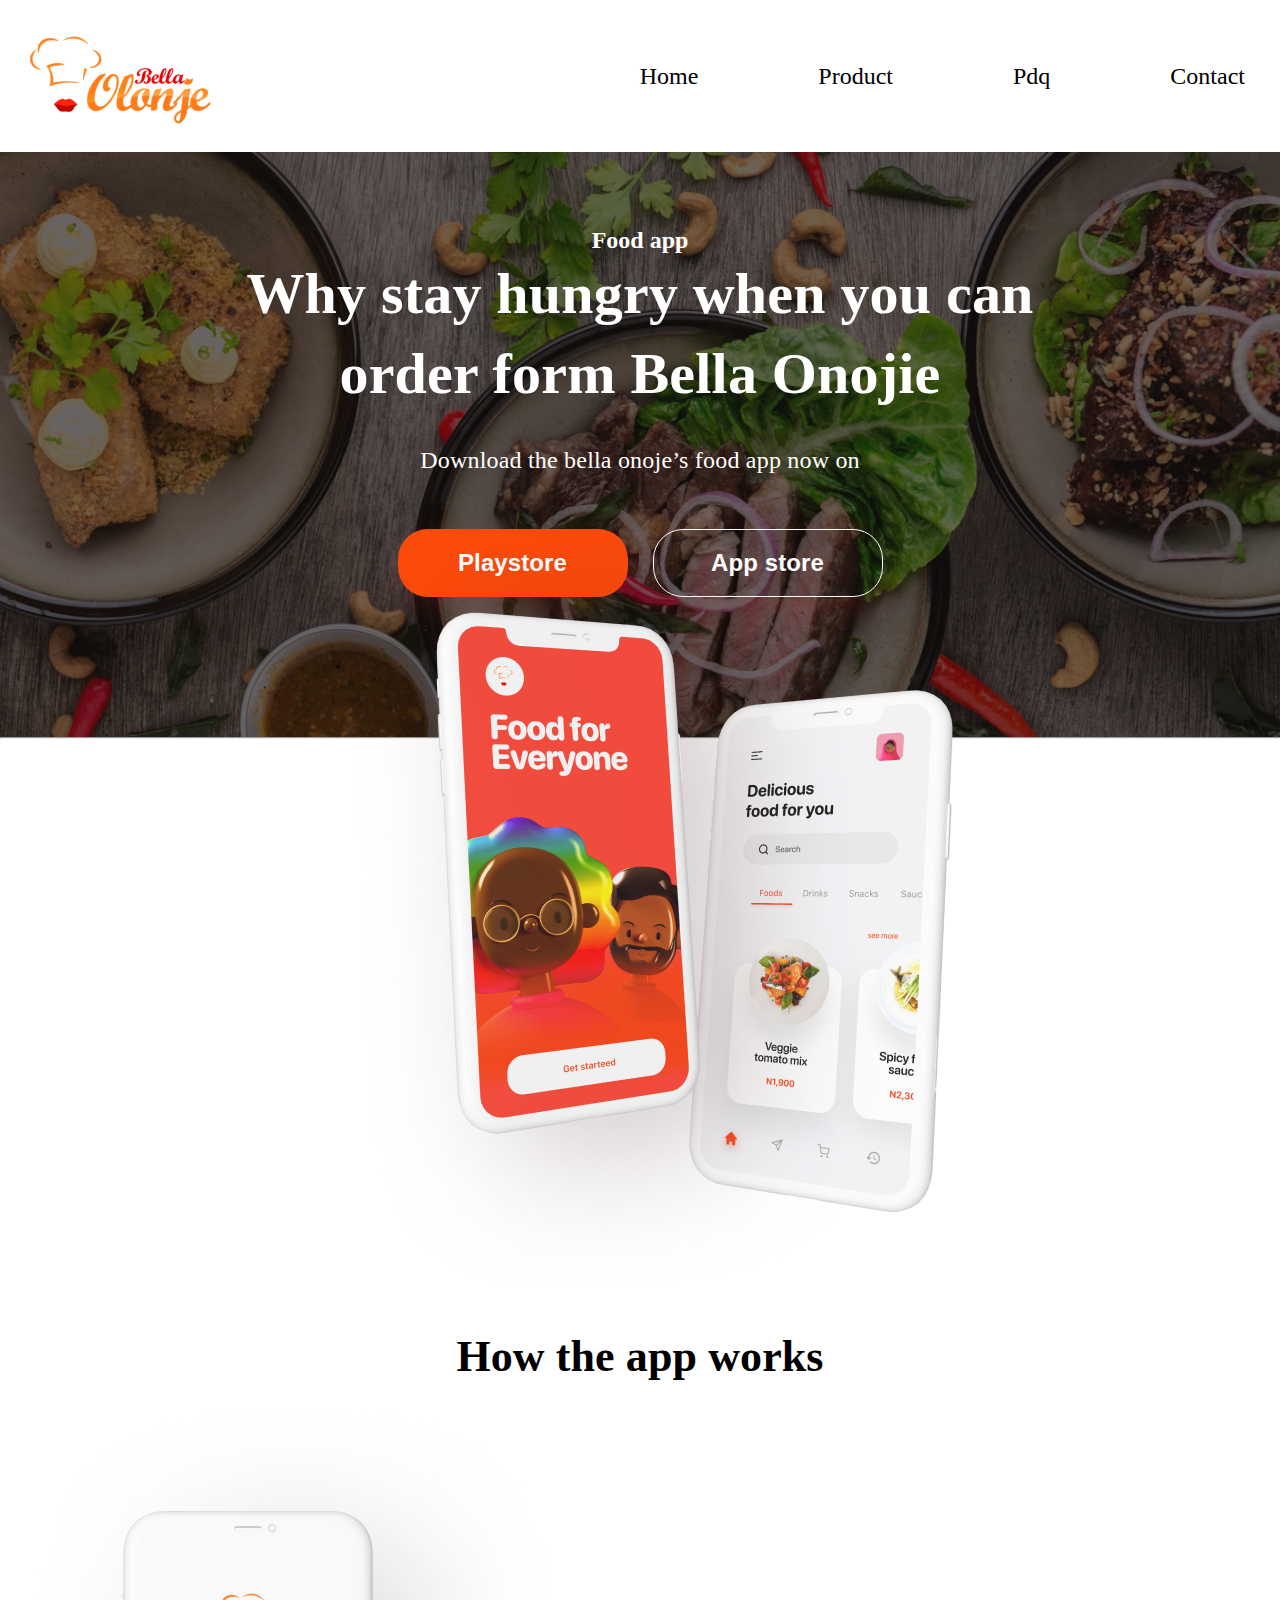
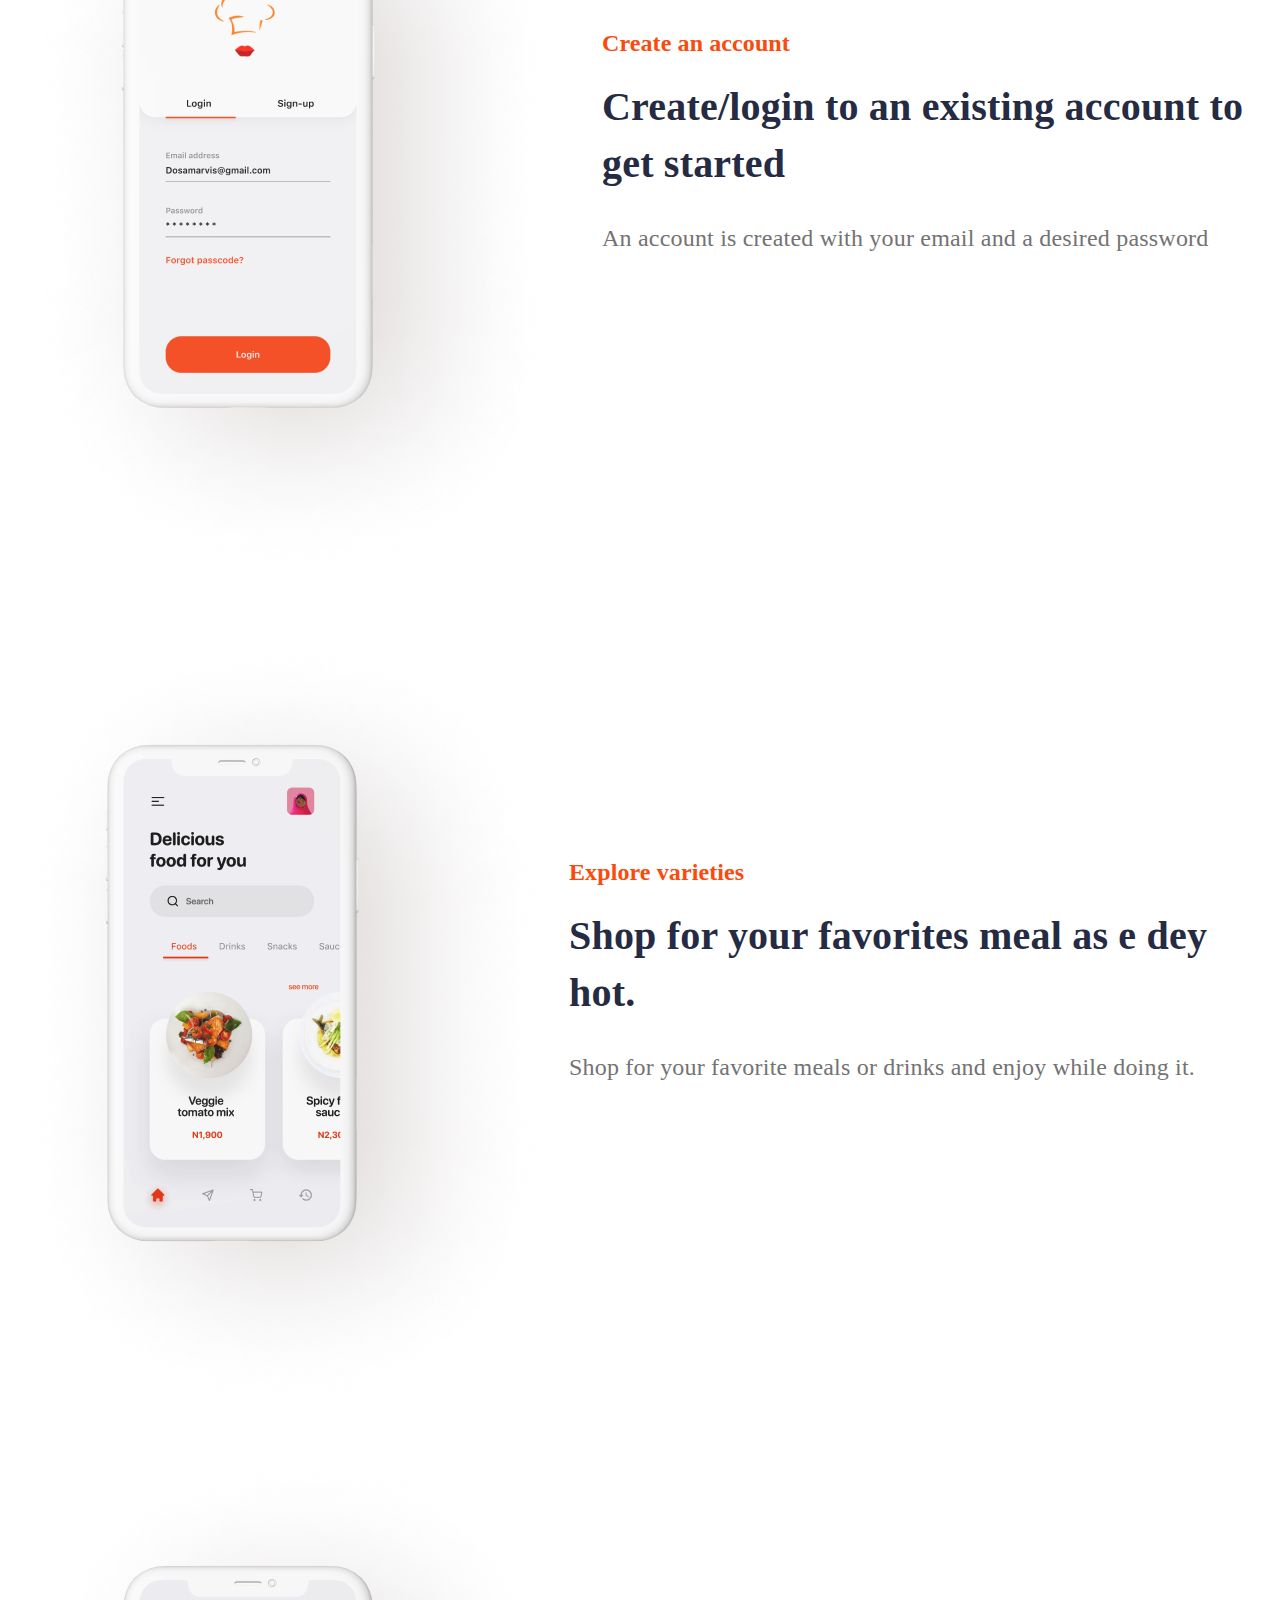
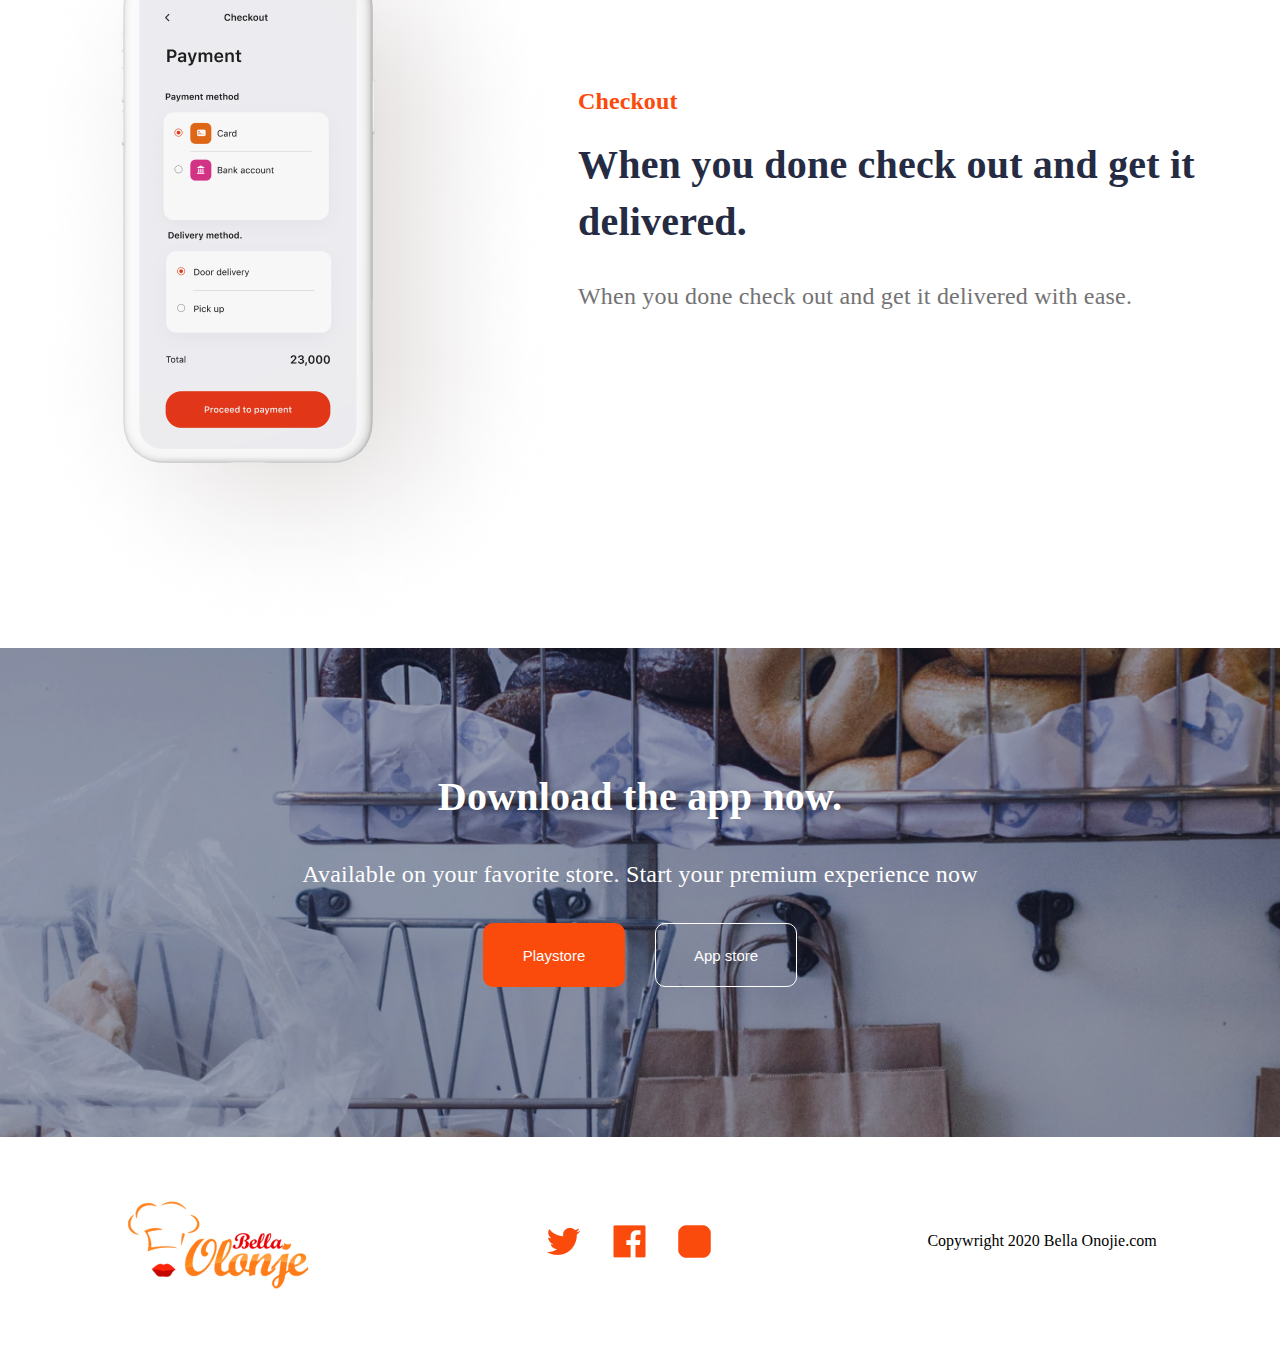
<file: foodDeliveryUI2/index.html>
<!DOCTYPE html>
<html lang="en">

<head>
    <meta charset="UTF-8">
    <meta http-equiv="X-UA-Compatible" content="IE=edge">
    <meta name="viewport" content="width=device-width, initial-scale=1.0">
    <title>Food Dilivery</title>
    <link rel="stylesheet" href="index.css">
</head>

<body>
    <header class="header">
        <img src="./image/Bella Olonje logo.png" alt="logo">
        <ul class="list">
            <li><a href="#">Home</a></li>
            <li><a href="#">Product</a></li>
            <li><a href="#">Pdq</a></li>
            <li><a href="#">Contact</a></li>
        </ul>
    </header>
    <!-- section1 -->
    <section class="herosection">
        <div class="uppersection">
            <h2>Food app</h2>
            <h1>Why stay hungry when
                you can order form Bella Onojie</h1>
            <p>Download the bella onoje’s food app now on</p>
            <div class="btnWrapper">
                <button>Playstore</button>
                <button style="background: transparent; border: 1px solid white;">App store</button>
            </div>
        </div>
        <div class="imgWrapper">
            <img src="./image/Group 53.png" alt="logo">
        </div>

    </section>
    <hr>
    <p class="homework">How the app works</p>
    <!-- section2 -->
    <section class="section2">
        <div class="imgWrap">
            <img src="./image/middle1.png" alt="logo">
        </div>
        <div class="textcontent">
            <h3>Create an account</h3>
            <h2>Create/login to an existing
                account to get started</h2>
            <p>An account is created with your email
                and a desired password</p>
        </div>
    </section>
    <!-- section3 -->
    <section class="section3">
        <div class="imgwrap">
            <img src="./image/middle2.png" alt="picture">
        </div>
        <div class="textcontent">
            <h3>Explore varieties</h3>
            <h2>Shop for your favorites
                meal as e dey hot.</h2>
            <p>Shop for your favorite meals or drinks
                and enjoy while doing it.</p>
        </div>
    </section>
    <!-- section4 -->
    <section class="section4">
        <div class="imgwrap">
            <img src="./image/middle3.png" alt="picture">
        </div>
        <div class="textcontent">
            <h3>Checkout</h3>
            <h2>When you done check out
                and get it delivered.</h2>
            <p>When you done check out and get it
                delivered with ease.</p>
        </div>
    </section>
    <!-- section5 --> 
     <section class="section5dwn">
        <h2>Download the app now.</h2>
        <h4>Available on your favorite store. Start your premium experience now</h4>
        <div class="btndownlod">
            <button>Playstore</button>
            <button style="background: transparent; border: 1px solid white;">App store</button>
        </div>
    </section>
    <!-- section6 -->
    <section class="footer">
        <img src="./image/Bella Olonje logo.png" alt="footeerlogo">
        <div class="footerImg">
            <img src="./image/Vector.png" alt="logo">
            <img src="./image/Vector (1).png" alt="logo">
            <img src="./image/Vector (2).png" alt="logo">
        </div>
        <p>Copywright 2020 Bella Onojie.com</p>
    </section>

</body>

</html>
</file>
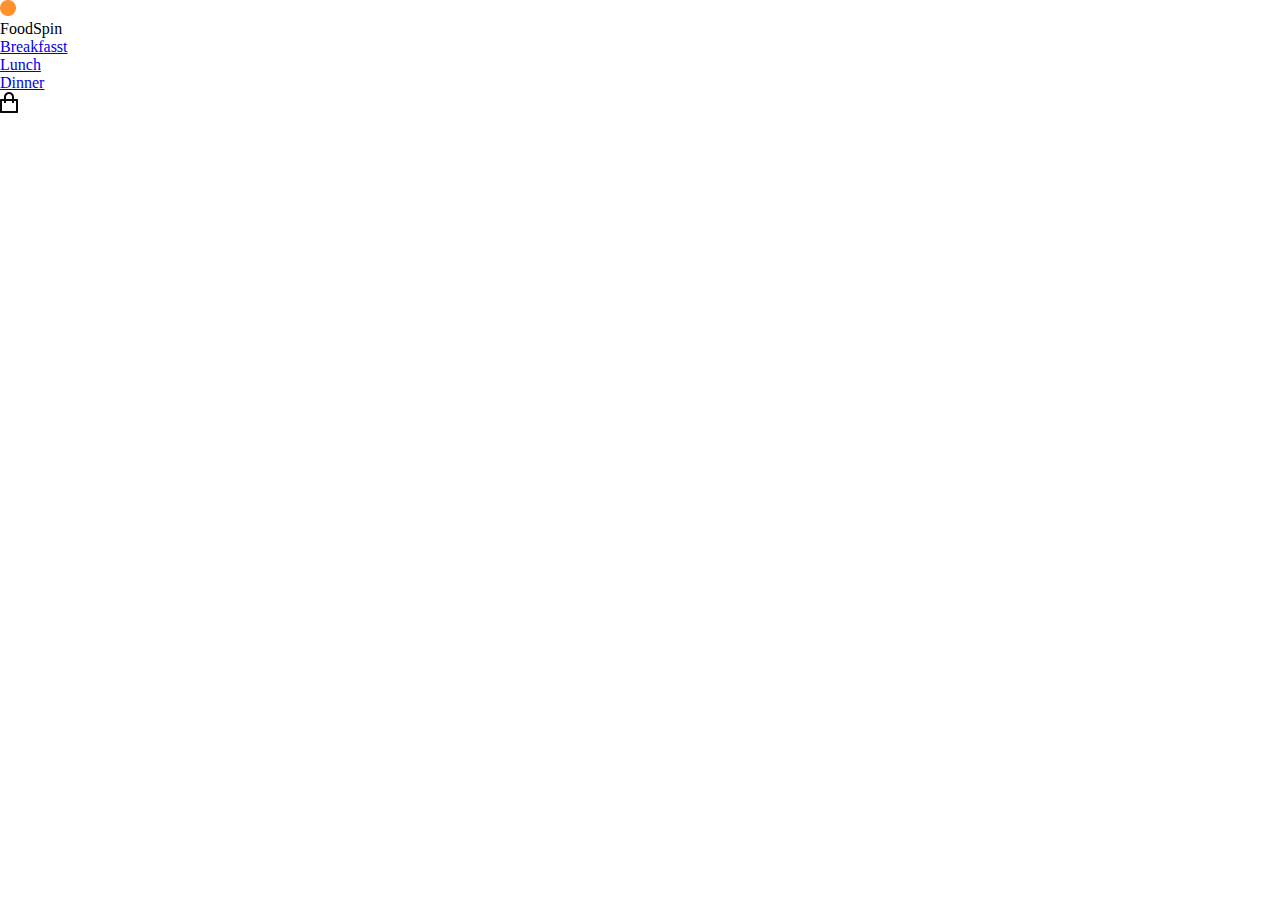
<file: foodSpinUI3/index.html>
<!DOCTYPE html>
<html lang="en">
<head>
    <meta charset="UTF-8">
    <meta http-equiv="X-UA-Compatible" content="IE=edge">
    <meta name="viewport" content="width=device-width, initial-scale=1.0">
    <title>FoodSpin interaction</title>
    <link rel="stylesheet" href="style.css">
</head>
<body>
    <header class="header">
        <img src="./image/footerimg.png" alt="logo" class="img1">
        <p>FoodSpin</p>
        <ul>
            <li><a href="#">Breakfasst</a></li>
            <li><a href="#">Lunch</a></li>
            <li><a href="#">Dinner</a></li>
        </ul>
        <img src="./image/Vector.png   " alt="vector" class="img2">
    </header>
    
</body>
</html>
</file>
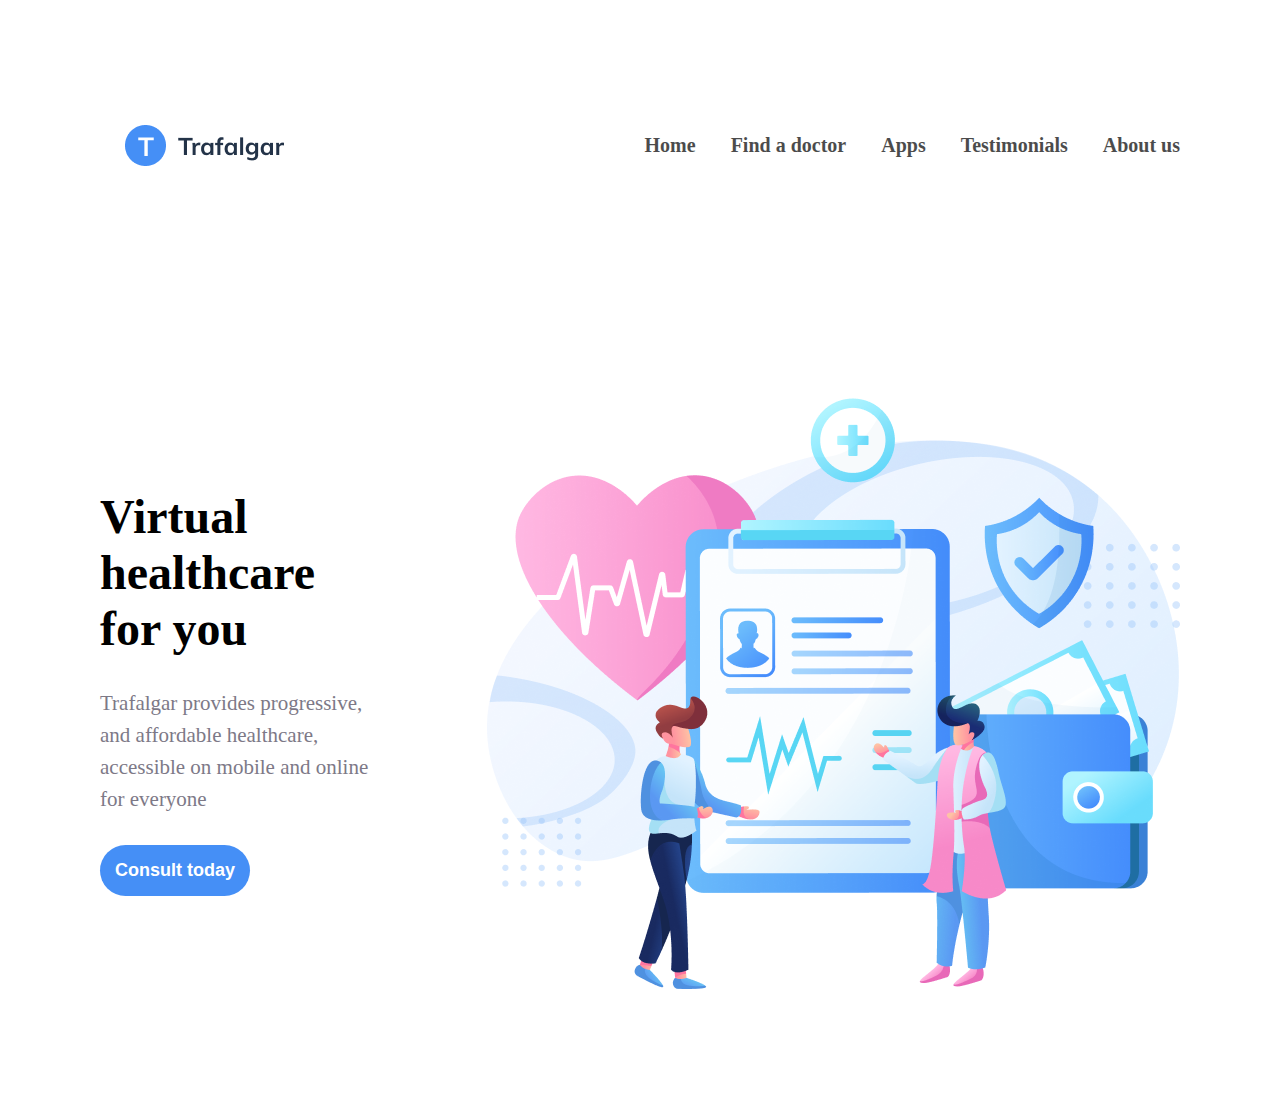
<file: TrafalgarUI4/index.html>
<!DOCTYPE html>
<html lang="en">

<head>
    <meta charset="UTF-8">
    <meta http-equiv="X-UA-Compatible" content="IE=edge">
    <meta name="viewport" content="width=device-width, initial-scale=1.0">
    <title>Trafalgar landing4</title>
    <link rel="stylesheet" href="style.css">
</head>

<body>
    <header class="head">
        <div class="upperwrap">
            <img src="./image/logo.png " alt="logo">
            <ul class="list">
                <li><a href="#">Home</a></li About>
                <li><a href="#">Find a doctor</a></li>
                <li><a href="#">Apps</a></li>
                <li><a href="#">Testimonials</a></li>
                <li><a href="#">About us</a></li>
            </ul>
        </div>
    </header>

        <section>
        <div class="herowrapper">
            <div class="left">
                <h2>Virtual healthcare
                    for you</h2>
                <p>Trafalgar provides progressive, and affordable
                    healthcare, accessible on mobile and online
                    for everyone</p>

                <div class="btnwrap">
                    <button>Consult today</button>
                </div>
            </div>
            <div class="right">
                <img src="./image/trafalgar-header.png" alt="loading">
            </div>
        </div>
    </section>

   
    <!-- section1 -->
    <!-- <div class="middlesection">
        <div class="upService">
            <h2>Our services</h2>
            <p>We provide to you the best choiches for you. Adjust it to your health needs and make sure your undergo treatment with our highly qualified doctors you can consult with us which type of service is suitable for your health</p>
        </div>
        <div class="downService">
            <div class="first">
                <img src="./image/Frame1.png" alt="logo">
                <h3>Search doctor</h3>
                <p>Choose your doctor from thousands of specialist, general, and trusted hospitals</p>
            </div>
            <div class="second">
                <img src="./image/Frame2.png" alt="logo">
                <h3>Online pharmacy</h3>
                <p>Buy  your medicines with our mobile application with a simple delivery system</p>
            </div>
            <div class="thired">
                <img src="./image/Frame3.png" alt="logo">
                <h3>Consultation</h3>
                <p>Free consultation with our trusted doctors and get the best recomendations</p>
            </div>
            <div class="fourth">
                <img src="./image/Frame4.png" alt="logo">
                <h3>Details info</h3>
                <p>Free consultation with our trusted doctors and get the best recomendations</p>
            </div>
            <div class="five">
                <img src="./image/Frame5.png" alt="logo">
                <h3>Emergency care</h3>
                <p>You can get 24/7 urgent care for yourself or your children and your
                    lovely family</p>
            </div>
            <div class="six">
                <img src="./image/Frame6.png" alt="logo">
                <h3>Tracking</h3>
                <p>Track and save your medical history and health data </p>
            </div>
        </div>
        <p class="btnLearn"><button>Learn more</button></p>
    </div> -->

</body>

</html>
</file>
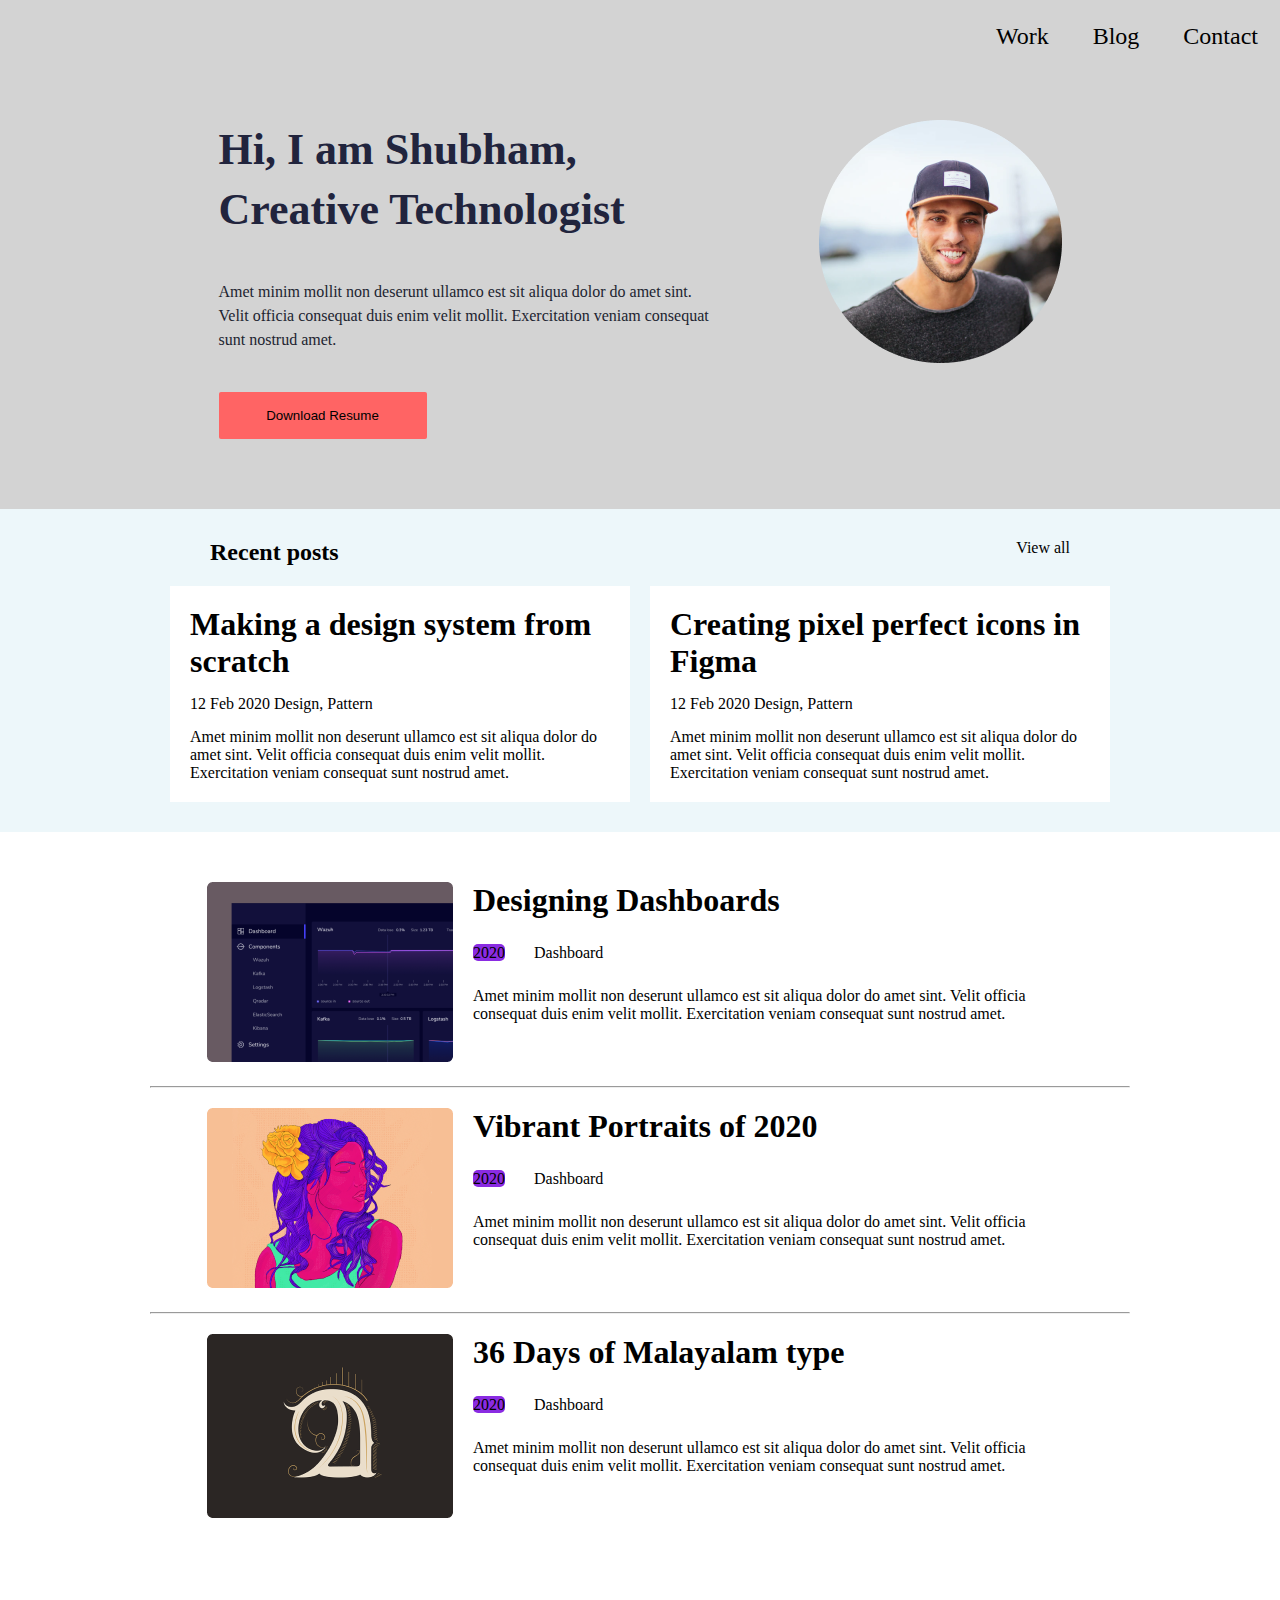
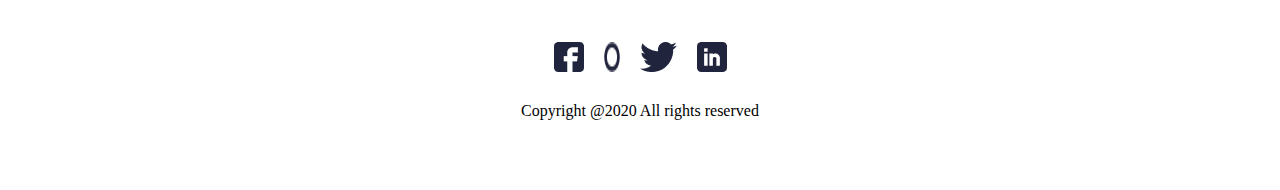
<file: portfolioUI/figma.html>
<!DOCTYPE html>
<html lang="en">

<head>
    <meta charset="UTF-8">
    <meta http-equiv="X-UA-Compatible" content="IE=edge">
    <meta name="viewport" content="width=device-width, initial-scale=1.0">
    <title>Document</title>
    <link rel="stylesheet" href="figma.css">
</head>

<body>
    <header class="header">
        <ul class="list">
            <li><a href="#">Work</a></li>
            <li><a href="#">Blog</a></li>
            <li><a href="#">Contact</a></li>
        </ul>
    </header>
   
    <section class="heroSection">
        <div class="textWrapper">
            <h1>Hi, I am Shubham,
                Creative Technologist</h1>
            <p>Amet minim mollit non deserunt ullamco est sit aliqua dolor do amet sint. Velit officia consequat duis
                enim velit mollit. Exercitation veniam consequat sunt nostrud amet.</p>
            <button>Download Resume</button>
        </div>
        <div class="imageWrapper">
            <img src="./Image/Ellipse 1.png" alt="loading">
        </div>
    </section>
    <!-- section2 -->
    <section class="section2">
        <div class="recentPosttitle">
            <h2>Recent posts</h2>
            <p>View all</p>
        </div>
        <div class="cardwapper">
            <div class="card">
                <h1>Making a design system from scratch</h1>
                <p>12 Feb 2020 Design, Pattern</p>
                <p>Amet minim mollit non deserunt ullamco est sit aliqua dolor do amet sint. Velit officia consequat
                    duis enim velit mollit. Exercitation veniam consequat sunt nostrud amet.</p>
            </div>
            <div class="card">
                <h1>Creating pixel perfect icons in Figma</h1>
                <p>12 Feb 2020 Design, Pattern</p>
                <p>Amet minim mollit non deserunt ullamco est sit aliqua dolor do amet sint. Velit officia consequat
                    duis enim velit mollit. Exercitation veniam consequat sunt nostrud amet.</p>
            </div>
        </div>
    </section>
    <!-- section3 -->
    
    <section class="section3">
        
        <div class="wrapper">
            <div class="imagewrapper">
                <img src="./Image/Rectangle1.png" alt="">
            </div>
            <div class="thirdSectionTextWrapper">
                <h1>Designing Dashboards</h1>
                <div>
                    <span style="margin-right: 25px; background-color:blueviolet; border-radius: 5px;">2020</span>
                    <span>Dashboard</span>
                </div>
                <p>Amet minim mollit non deserunt ullamco est sit aliqua dolor do amet sint. Velit officia consequat duis enim velit mollit. Exercitation veniam consequat sunt nostrud amet.</p>
            </div>
        </div>
        <hr>
        <div class="wrapper">
            <div class="imagewrapper">
                <img src="./Image/Rectangle2.png" alt="">
            </div>
            <div class="thirdSectionTextWrapper">
                <h1>Vibrant Portraits of 2020</h1>
                <div>
                    <span style="margin-right: 25px; background-color: blueviolet;border-radius: 5px;">2020</span>
                    <span>Dashboard</span>
                </div>
                <p>Amet minim mollit non deserunt ullamco est sit aliqua dolor do amet sint. Velit officia consequat duis enim velit mollit. Exercitation veniam consequat sunt nostrud amet.</p>
            </div>
        </div>
        <hr>
        <div class="wrapper">
            <div class="imagewrapper">
                <img src="./Image/Rectangle 3.png" alt="">
            </div>
            <div class="thirdSectionTextWrapper">
                <h1>36 Days of Malayalam type</h1>
                <div>
                    <span style="margin-right: 25px; background-color: blueviolet; border-radius: 5px;">2020</span>
                    <span>Dashboard</span>
                </div>
                <p>Amet minim mollit non deserunt ullamco est sit aliqua dolor do amet sint. Velit officia consequat duis enim velit mollit. Exercitation veniam consequat sunt nostrud amet.</p>
            </div>
        </div>
    </section>
   
    <!-- secttion4 -->
    <section class="footer">
        <div class="social">
          <img src="./Image/fb.png" alt="fb-icon">
          <img src="./Image/Vector (1).png" alt="ins-icon">
          <img src="./Image/Vector.png" alt="icon">
          <img src="./Image/Linkedin.png" alt="icon">
        </div>
       
        <p>Copyright @2020 All rights reserved</p>
    </section>

</body>

</html>
</file>
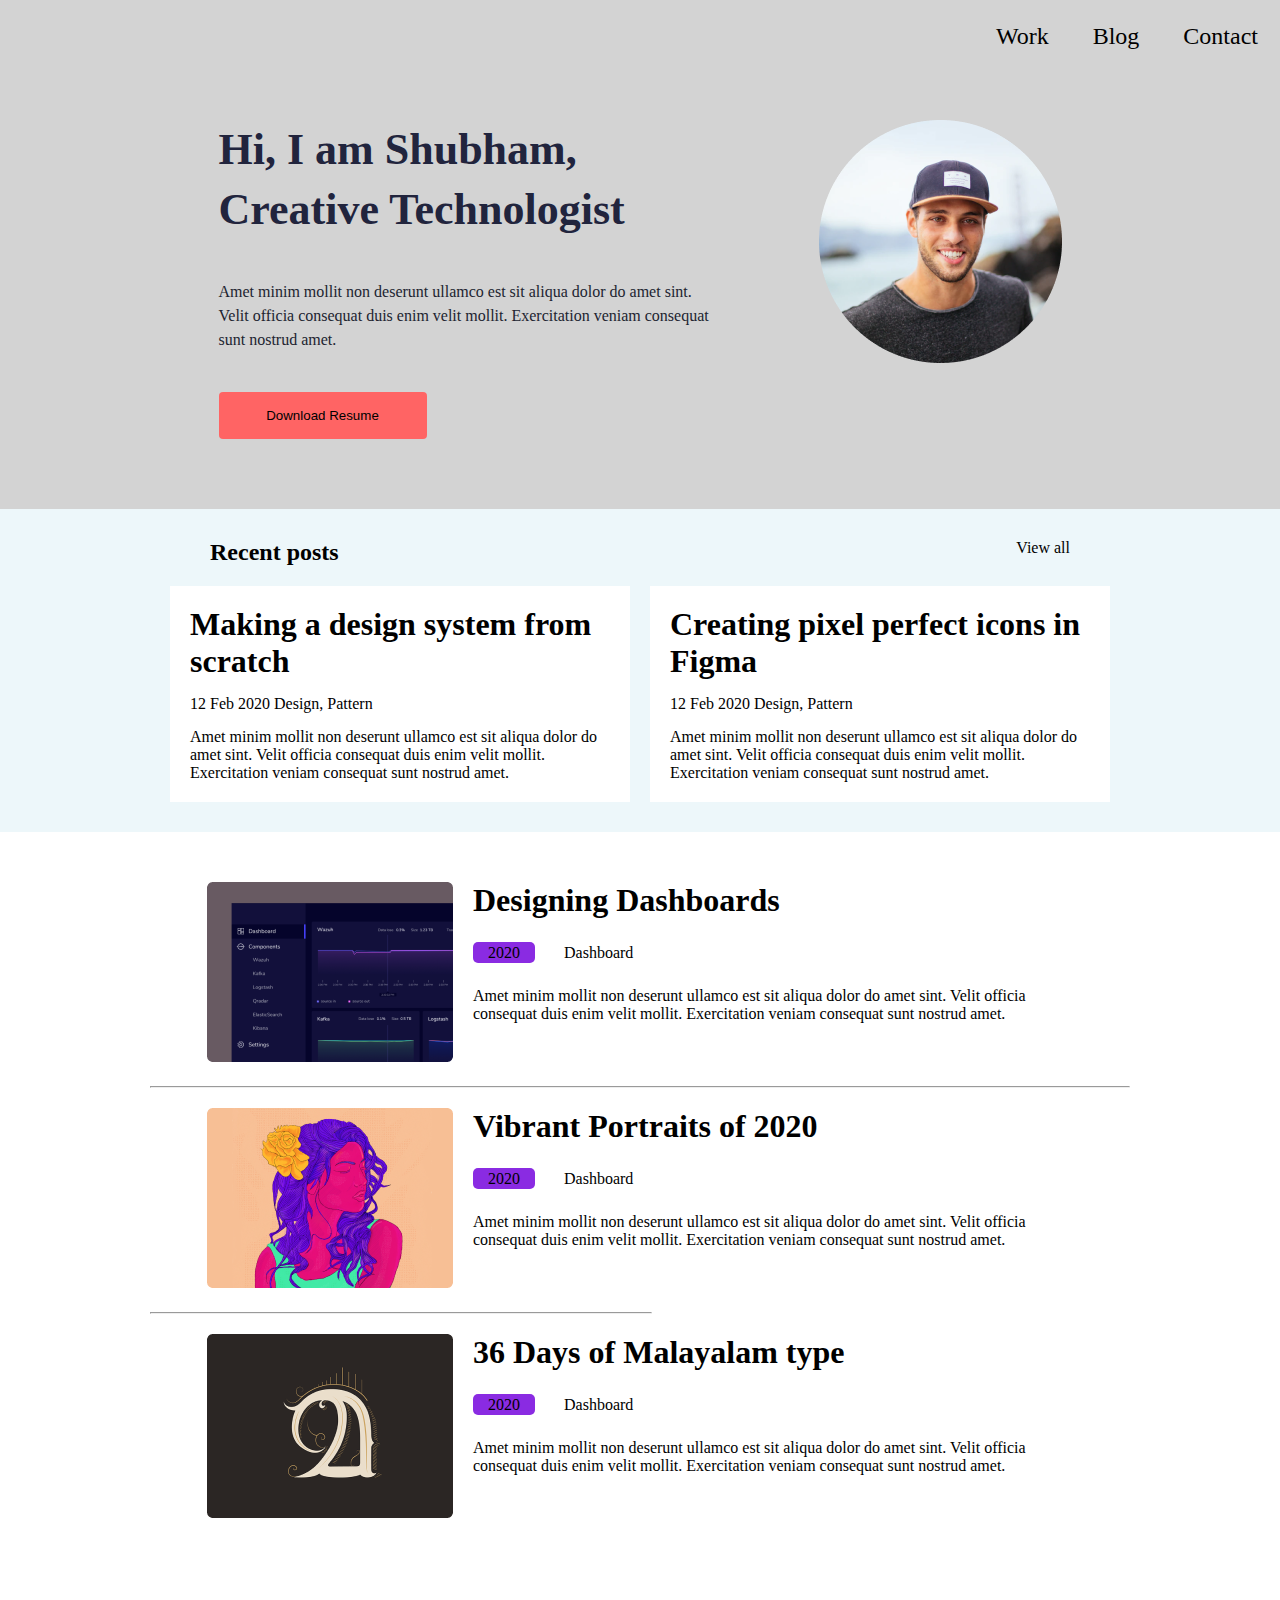
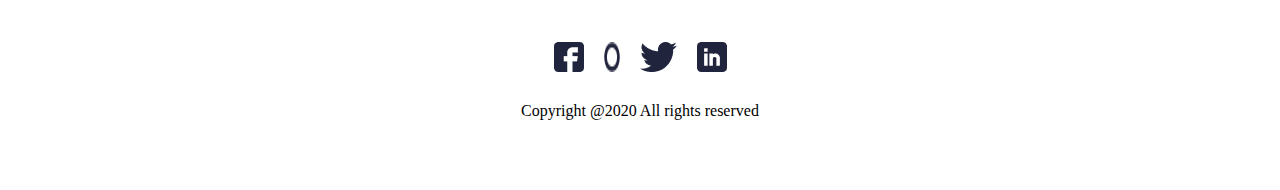
<file: portfolioUI1/figma.html>
<!DOCTYPE html>
<html lang="en">

<head>
    <meta charset="UTF-8">
    <meta http-equiv="X-UA-Compatible" content="IE=edge">
    <meta name="viewport" content="width=device-width, initial-scale=1.0">
    <title>Document</title>
    <link rel="stylesheet" href="figma.css">
</head>

<body>
    <header class="header">
        <ul class="list">
            <li><a href="#">Work</a></li>
            <li><a href="#">Blog</a></li>
            <li><a href="#">Contact</a></li>
        </ul>
    </header>
   
    <section class="heroSection">
        <div class="textWrapper">
            <h1>Hi, I am Shubham,
                Creative Technologist</h1>
            <p>Amet minim mollit non deserunt ullamco est sit aliqua dolor do amet sint. Velit officia consequat duis
                enim velit mollit. Exercitation veniam consequat sunt nostrud amet.</p>
            <button>Download Resume</button>
        </div>
        <div class="imageWrapper">
            <img src="./Image/Ellipse 1.png" alt="loading">
        </div>
    </section>
    <!-- section2 -->
    <section class="section2">
        <div class="recentPosttitle">
            <h2>Recent posts</h2>
            <p>View all</p>
        </div>
        <div class="cardwapper">
            <div class="card">
                <h1>Making a design system from scratch</h1>
                <p>12 Feb 2020 Design, Pattern</p>
                <p>Amet minim mollit non deserunt ullamco est sit aliqua dolor do amet sint. Velit officia consequat
                    duis enim velit mollit. Exercitation veniam consequat sunt nostrud amet.</p>
            </div>
            <div class="card">
                <h1>Creating pixel perfect icons in Figma</h1>
                <p>12 Feb 2020 Design, Pattern</p>
                <p>Amet minim mollit non deserunt ullamco est sit aliqua dolor do amet sint. Velit officia consequat
                    duis enim velit mollit. Exercitation veniam consequat sunt nostrud amet.</p>
            </div>
        </div>
    </section>
    <!-- section3 -->
    
    <section class="section3">
        
        <div class="wrapper">
            <div class="imagewrapper">
                <img src="./Image/Rectangle1.png" alt="">
            </div>
            <div class="thirdSectionTextWrapper">
                <h1>Designing Dashboards</h1>
                <div>
                    <span style=" margin-right: 25px;background-color:blueviolet; border-radius: 5px; padding:2px 15px;">2020</span>
                    <span>Dashboard</span>
                </div>
                <p>Amet minim mollit non deserunt ullamco est sit aliqua dolor do amet sint. Velit officia consequat duis enim velit mollit. Exercitation veniam consequat sunt nostrud amet.</p>
            </div>
        </div>
        <hr>
        <div class="wrapper">
            <div class="imagewrapper">
                <img src="./Image/Rectangle2.png" alt="">
            </div>
            <div class="thirdSectionTextWrapper">
                <h1>Vibrant Portraits of 2020</h1>
                <div>
                    <span style="margin-right: 25px; background-color: blueviolet;border-radius: 5px; padding: 2px 15px;">2020</span>
                    <span>Dashboard</span>
                </div>
                <p>Amet minim mollit non deserunt ullamco est sit aliqua dolor do amet sint. Velit officia consequat duis enim velit mollit. Exercitation veniam consequat sunt nostrud amet.</p>
            </div>
        </div>
        <hr style="color: brown; width: 500px;">
        <div class="wrapper">
            <div class="imagewrapper">
                <img src="./Image/Rectangle 3.png" alt="">
            </div>
            <div class="thirdSectionTextWrapper">
                <h1>36 Days of Malayalam type</h1>
                <div>
                    <span style="margin-right: 25px; background-color: blueviolet; border-radius: 5px; padding: 2px 15px;">2020</span>
                    <span>Dashboard</span>
                </div>
                <p>Amet minim mollit non deserunt ullamco est sit aliqua dolor do amet sint. Velit officia consequat duis enim velit mollit. Exercitation veniam consequat sunt nostrud amet.</p>
            </div>
        </div>
    </section>
   
    <!-- secttion4 -->
    <section class="footer">
        <div class="social">
          <img src="./Image/fb.png" alt="fb-icon">
          <img src="./Image/Vector (1).png" alt="ins-icon">
          <img src="./Image/Vector.png" alt="icon">
          <img src="./Image/Linkedin.png" alt="icon">
        </div>
       
        <p>Copyright @2020 All rights reserved</p>
    </section>

</body>

</html>
</file>
<file: foodDeliveryUI2/index.css>
*{
    padding: 0;
    margin: 0;
}
.header{
    display: flex;
    justify-content: space-between;
}
.header img{
    display: block;
    margin: 25px;
}
.list{
    display: flex;
    justify-content: space-between;
    align-items: center;
    column-gap: 50px;
    list-style: none;
}
.list a{
    text-decoration: none;
    font-size: 24px;
    color: #000;
    display: block;
    padding: 35px;
    
}
.list a:hover{
    color: red;
}

.herosection{
    background-image: url(./image/Rectangle\ 48.png);
    background-repeat: no-repeat;
    background-size: cover;
    display: flex;
    flex-direction: column;
    align-items: center;
    color: white;
    position: relative;
    padding: 75px 50px 140px;

}
.uppersection{
    display: flex;
    flex-direction: column;
    align-items: center;

}
.uppersection h1{
   max-width: 925px;
font-weight: 700;
font-size: 58px;
line-height: 80px;

text-align: center;
letter-spacing: 0.2px;

}
.uppersection p{
    font-weight: 500;
font-size: 24px;
line-height: 38px;
padding: 27px 0 50px;
letter-spacing: 0.2px;

}
.uppersection button{
    width: 230px;
    height: 68px;
    background: #FA4A0C;
    box-shadow: 0px 10px 30px rgba(183, 50, 39, 0.2);
    border-radius: 30px;
    font-weight: 700;
font-size: 24px;
line-height: 36px;
letter-spacing: 0.1px;
border: none;
cursor: pointer;
color: white;
}
.btnWrapper{
    display: flex;
    justify-content: center;
    column-gap: 25px;
    
}
.herosection .imgWrapper{
    position: absolute;
  top: 300px;

}
.homework{
   
    margin-top: 600px;
text-align: center;
    font-family: 'Poppins';
    font-style: normal;
    font-weight: 600;
    font-size: 44px;
    line-height: 36px;
    
    letter-spacing: 0.1px;
    
}
.section2{
  display: flex;
  justify-content: center;
}
.textcontent{
    margin-top: 250px;
}
.textcontent h3{
font-weight: 700;
font-size: 24px;
line-height: 36px;
letter-spacing: 0.1px;
color: #FA4A0C;
}
.textcontent h2{
    font-weight: 700;
font-size: 40px;
line-height: 57px;
letter-spacing: 0.2px;
color: #252B42;
margin-top: 17px;
}
.textcontent p{
    font-weight: 500;
font-size: 24px;
line-height: 38px;
letter-spacing: 0.2px;
color: #737373;
margin-top: 27px;
}
.section3{
    display: flex;
    justify-content: center;
    
}
.section4{
    display: flex;
    justify-content: center;
    
}
/* section5 */
.section5dwn{
    background-image: url(./image/Rectanglebotm.png);
    background-repeat: no-repeat;
    background-size: cover;
    display: flex;
    flex-direction: column;
    align-items: center;
    row-gap: 30px;
    position: relative;
    padding: 120px 200px 150px;
    color: white;
}
.section5dwn h2{
    font-family: 'Montserrat';
font-style: normal;
font-weight: 700;
font-size: 40px;
line-height: 57px;
text-align: center;
letter-spacing: 0.2px;
color: #FFFFFF;

}
.section5dwn h4{
    font-style: normal;
font-weight: 500;
font-size: 24px;
line-height: 38px;
text-align: center;
letter-spacing: 0.2px;

color: #FFFFFF;
}
.section5dwn button{
    padding: 18px 31px;
gap: 10px;
width: 142px;
height: 64px;
background: #FA4A0C;
border-radius: 10px;
border: none;
cursor: pointer;
color: white;
font-size: 15px;

}
.btndownlod{
    display: flex;
    justify-content: center;
    column-gap: 30px;
    
}
/* footer */
.footer{
    padding: 53px 115px;
    display: flex;
    align-items: center;
    column-gap: 200px;
    justify-content: space-around;
}
.footer .footerImg{
    display: flex;
    align-items: center;
    column-gap: 32px;
    cursor: pointer;
}
.footerImg img:hover{
   color: #FA4A0C;
}
</file>
<file: foodSpinUI3/style.css>
*{
    padding: 0;
    margin: 0;
}
</file>
<file: TrafalgarUI4/style.css>
*{
    padding: 0;
    margin: 0;
}
.upperwrap{
    display: flex;
    justify-content: space-between;
    padding: 100px;
}
.upperwrap img{
    display: block;
    margin: 25px;
}
.list{
    display: flex;
    justify-content: space-between;
    align-items: center;
    column-gap: 35px;
    list-style-type: none; 
}
.list a{
    text-decoration: none;
    display: block;
    font-size: 20px;
    font-weight: bold;
    color: black;
    opacity: 0.7;
}
.list a:active{
    color: black;
}
.herowrapper{
    display: flex;
    padding: 100px;
    column-gap: 100px;
    justify-content: space-between;
    align-items: center;
    
}
.left{
    display: flex;
    flex-direction: column;
    row-gap: 30px;
    max-width: 400px;

}
.left h2{
    font-weight: 700;
font-size: 48px;
line-height: 56px;
color: #000000
}
.left p{
font-weight: 300;
font-size: 21px;
line-height: 32px;
color: #7D7987;
}
.btnwrap button{
    border-radius: 55px;
    padding: 15px;
  cursor: pointer; 
background: #458FF6;
font-weight: 700;
font-size: 18px;
color: #FFFFFF;
border: none;
   
}
</file>
<file: portfolioUI/figma.css>
*{
    margin: 0;
    padding: 0;
}
header{
    background-color:lightgray;

}
.list{
    display: flex;
    justify-content: flex-end;
    list-style: none;
    padding-top: 23px;
}
.list a{
    padding: 0 22px;
    text-decoration: none;
    font-size: x-large;
    color: black;

}
.list a:hover{
    color: red;
}
.heroSection{
    padding: 70px 130px;
    display: flex;
    justify-content: center;
    column-gap: 100px;
    background-color: lightgray;
}
.textWrapper{
    max-width: 500px;
    display: flex;
    flex-direction: column;
    row-gap: 40px;
}
.textWrapper h1{
    font-style: normal;
font-weight: 700;
font-size: 44px;
line-height: 60px;
color: #21243d;
}
.textWrapper p{
    font-style: normal;
    font-weight: 400;
    font-size: 16px;
    line-height: 24px;
    color: #212430;
}
.textWrapper button{
    width: 208px;
    height: 47px;
    background-color: #ff6464;
    border-radius: 2px;
    border: none;
    cursor: pointer;
   transition: background-color 500ms linear;
}
.textWrapper button:hover{
    background-color:orange;
}
@media screen and(max-width:1040px){
    .heroSection{
        padding: 70px;
        column-gap: 50px;
    }
    .textWrapper{
        row-gap: 20px;
    }
}
@media screen and (max-width:768px){
    .heroSection{
        flex-direction: column-reverse;
        row-gap: 30px;
        align-items: center;
    }
}
/* secttion2 */
.section2{
    background: #EDF7FA;
    padding: 30px 130px;
}
.section2 .recentPosttitle{
    max-width: 860px;
    margin: 0 auto;
    display: flex;
    justify-content: space-between;
    margin-bottom: 20px;
}
.section2 .recentPosttitle p:hover{
    text-decoration: underline;
    text-underline-offset: 5px;
    cursor: pointer;
    font-weight: 600;
}
.cardwapper{
    display: flex;
    justify-content:center ;
    gap: 20px; 

}
.cardwapper .card{
    background-color: white;
    width: 420px;
    padding: 20px;
    display: flex;
    flex-direction: column;
    row-gap: 15px;
}
@media screen and (max-width:1040px){
    .section2{
        padding: 30px 75px;
    }
    .cardwapper{
        flex-direction: column;
        align-items: center;
    }
}
@media screen and (max-width:600px){
    .section2{
        padding: 30px 25px;
    }
    .cardwapper .card{
        width: 320px;
    }
    .card h1{
        text-align: center;
    }

}
/* section3 */
.section3{
    display: flex;
    flex-direction: column;
    justify-content: center;
    gap: 20px 45px;
    padding: 50px 150px;
}
.section3 .wrapper{
    display: flex;
    column-gap: 20px;
    justify-content: center;
}
.thirdSectionTextWrapper{
    max-width: 600px;
    display: flex;
    flex-direction: column;
    row-gap: 25px;
}
.thirdSectionTextWrapper p{
    text-align: left;
}
@media screen and (max-width:1040px){
.section3{
    padding: 50px;
}
}
@media screen and (max-widht:600px){
    .section3{
        padding: 50px 25px;
        flex-direction: row;
        overflow-x: auto;
        justify-content: flex-start;
    }
    .wrapper{
        flex-direction: column;
    }
}
/* section4 */
.footer{
    padding: 70px 0;
    background-color: white;
    display: flex;
    flex-direction: column;
    align-items: center;
    row-gap: 30px;

}
.social{
    display: flex;
    column-gap: 20px;
    color: black;
    cursor:pointer;
}
.social img:hover{
    opacity: 0.9;
}
</file>
<file: portfolioUI1/figma.css>
*{
    margin: 0;
    padding: 0;
}
header{
    background-color:lightgray;

}
.list{
    display: flex;
    justify-content: flex-end;
    list-style: none;
    padding-top: 23px;
}
.list a{
    padding: 0 22px;
    text-decoration: none;
    font-size: x-large;
    color: black;

}
.list a:hover{
    color: red;
}
.heroSection{
    padding: 70px 130px;
    display: flex;
    justify-content: center;
    column-gap: 100px;
    background-color: lightgray;
}
.textWrapper{
    max-width: 500px;
    display: flex;
    flex-direction: column;
    row-gap: 40px;
}
.textWrapper h1{
    font-style: normal;
font-weight: 700;
font-size: 44px;
line-height: 60px;
color: #21243d;
}
.textWrapper p{
    font-style: normal;
    font-weight: 400;
    font-size: 16px;
    line-height: 24px;
    color: #212430;
}
.textWrapper button{
    width: 208px;
    height: 47px;
    background-color: #ff6464;
    border-radius: 4px;
    border: none;
    cursor: pointer;
   transition: background-color 500ms linear;
}
.textWrapper button:hover{
    background-color:orange;
}
@media screen and(max-width:1040px){
    .heroSection{
        padding: 70px;
        column-gap: 50px;
    }
    .textWrapper{
        row-gap: 20px;
    }
}
@media screen and (max-width:768px){
    .heroSection{
        flex-direction: column-reverse;
        row-gap: 30px;
        align-items: center;
    }
}
/* secttion2 */
.section2{
    background: #EDF7FA;
    padding: 30px 130px;
}
.section2 .recentPosttitle{
    max-width: 860px;
    margin: 0 auto;
    display: flex;
    justify-content: space-between;
    margin-bottom: 20px;
}
.section2 .recentPosttitle p:hover{
    text-decoration: underline;
    text-underline-offset: 5px;
    cursor: pointer;
    font-weight: 600;
}
.cardwapper{
    display: flex;
    justify-content:center ;
    gap: 20px; 

}
.cardwapper .card{
    background-color: white;
    width: 420px;
    padding: 20px;
    display: flex;
    flex-direction: column;
    row-gap: 15px;
}
@media screen and (max-width:1040px){
    .section2{
        padding: 30px 75px;
    }
    .cardwapper{
        flex-direction: column;
        align-items: center;
    }
}
@media screen and (max-width:600px){
    .section2{
        padding: 30px 25px;
    }
    .cardwapper .card{
        width: 320px;
    }
    .card h1{
        text-align: center;
    }

}
/* section3 */
.section3{
    display: flex;
    flex-direction: column;
    justify-content: center;
    gap: 20px 45px;
    padding: 50px 150px;
}
.section3 .wrapper{
    display: flex;
    column-gap: 20px;
    justify-content: center;
}
.thirdSectionTextWrapper{
    max-width: 600px;
    display: flex;
    flex-direction: column;
    row-gap: 25px;
}
.thirdSectionTextWrapper p{
    text-align: left;
}
@media screen and (max-width:1040px){
.section3{
    padding: 50px;
}
}
@media screen and (max-widht:600px){
    .section3{
        padding: 50px 25px;
        flex-direction: row;
        overflow-x: auto;
        justify-content: flex-start;
    }
    .wrapper{
        flex-direction: column;
    }
}
/* section4 */
.footer{
    padding: 70px 0;
    background-color: white;
    display: flex;
    flex-direction: column;
    align-items: center;
    row-gap: 30px;

}
.social{
    display: flex;
    column-gap: 20px;
    color: black;
    cursor:pointer;
}
.social img:hover{
    opacity: 0.9;
}
</file>
